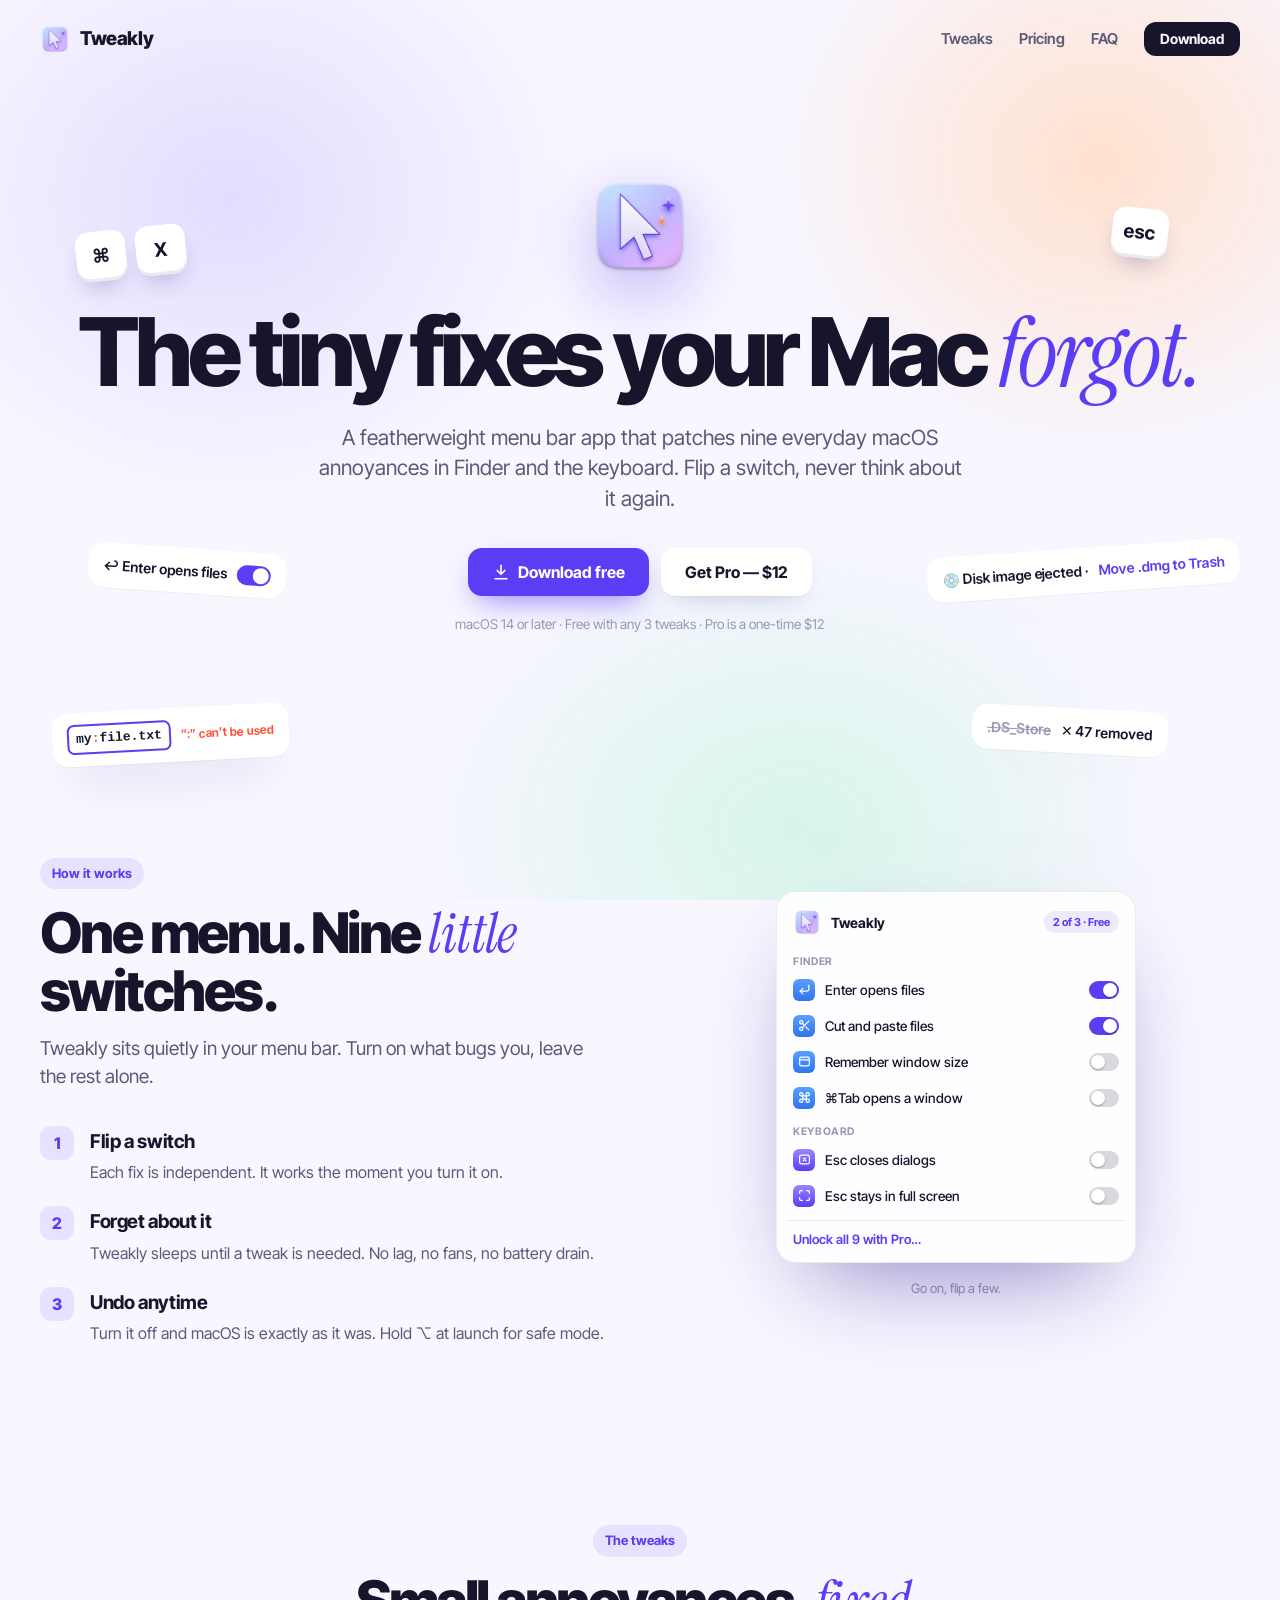
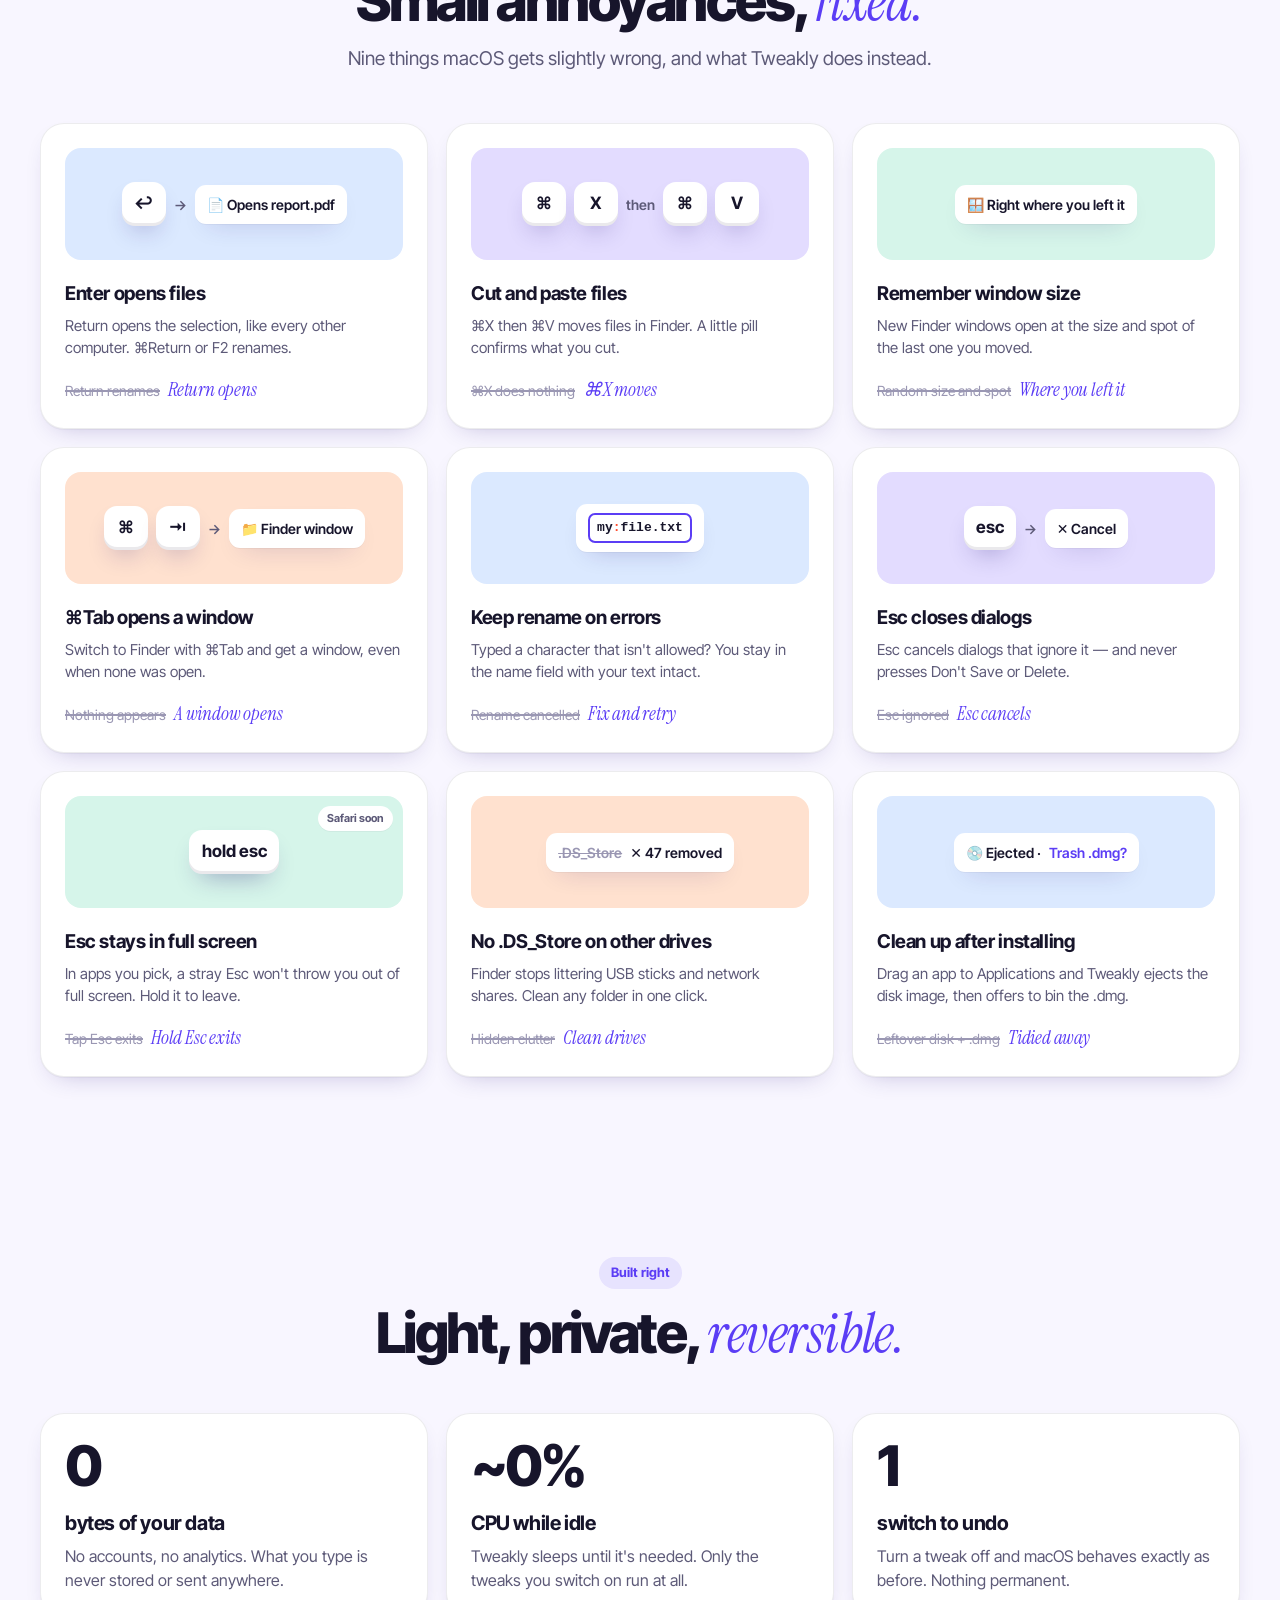
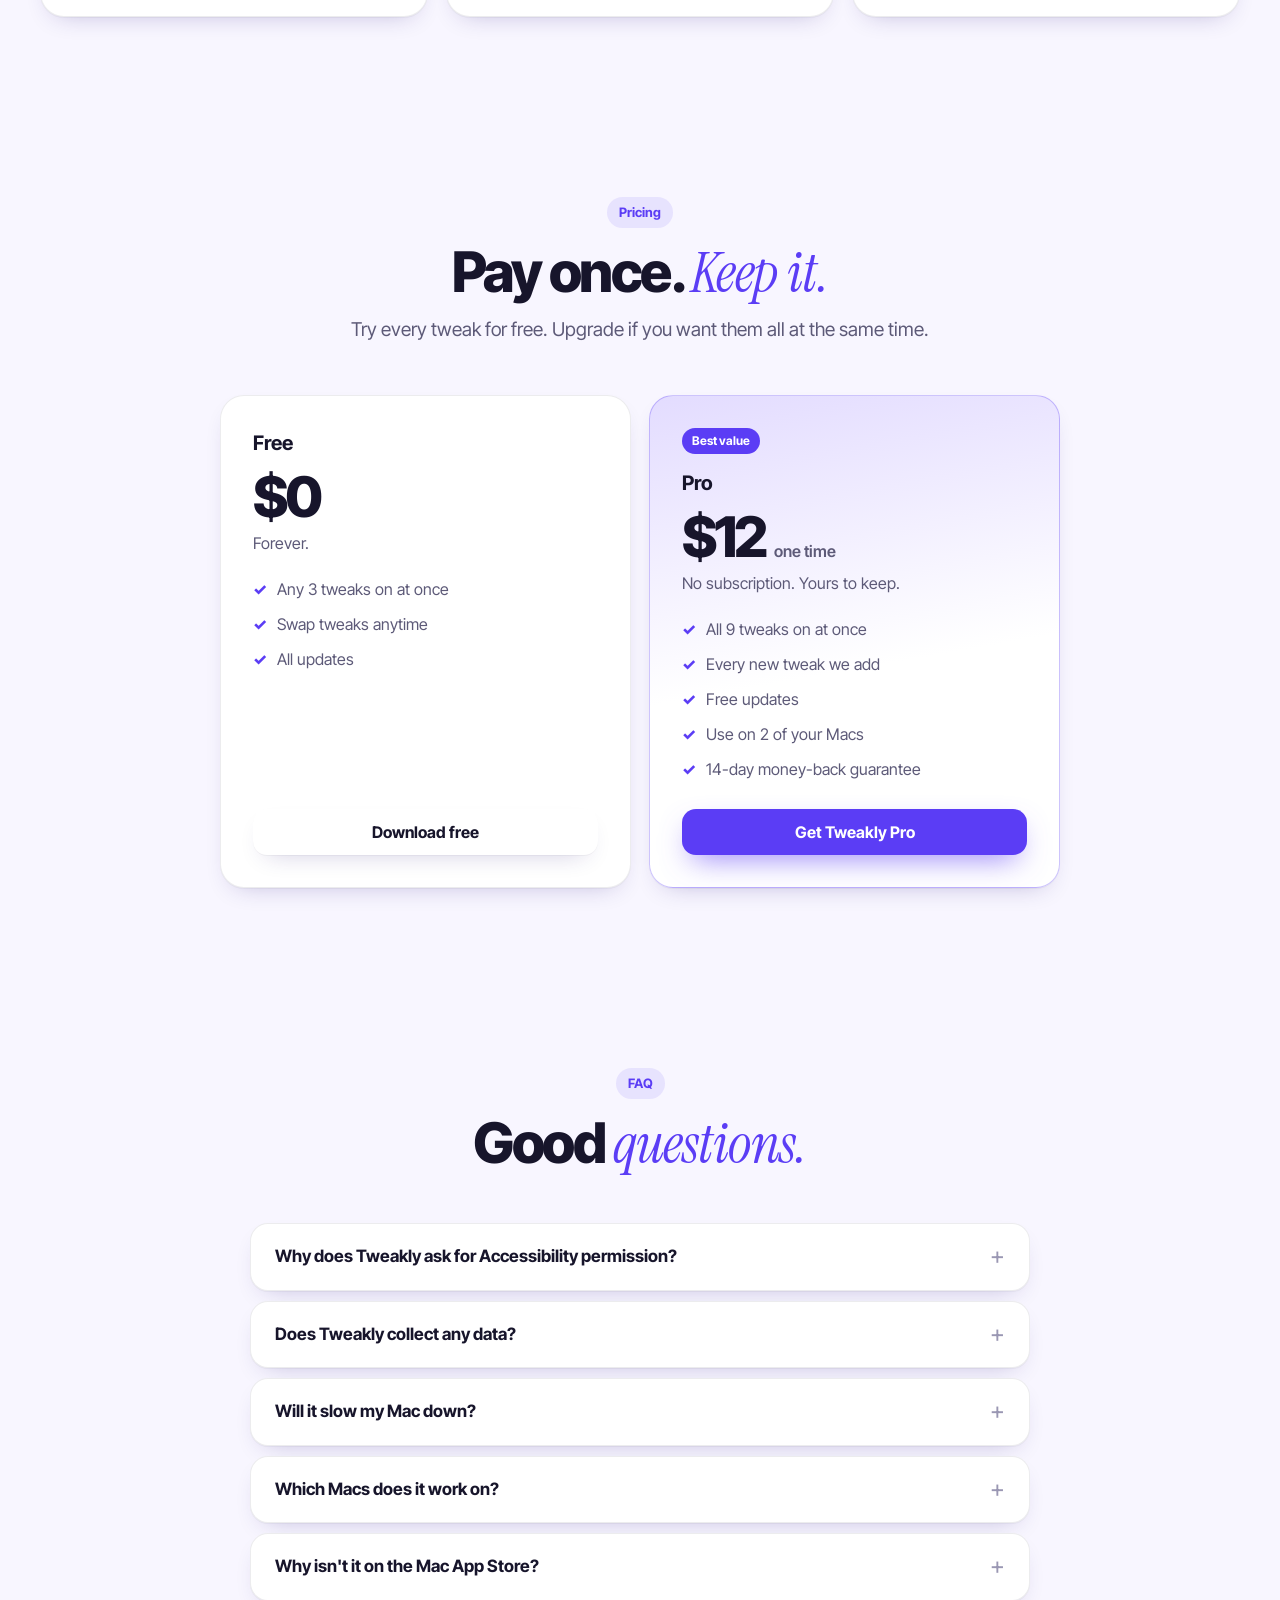
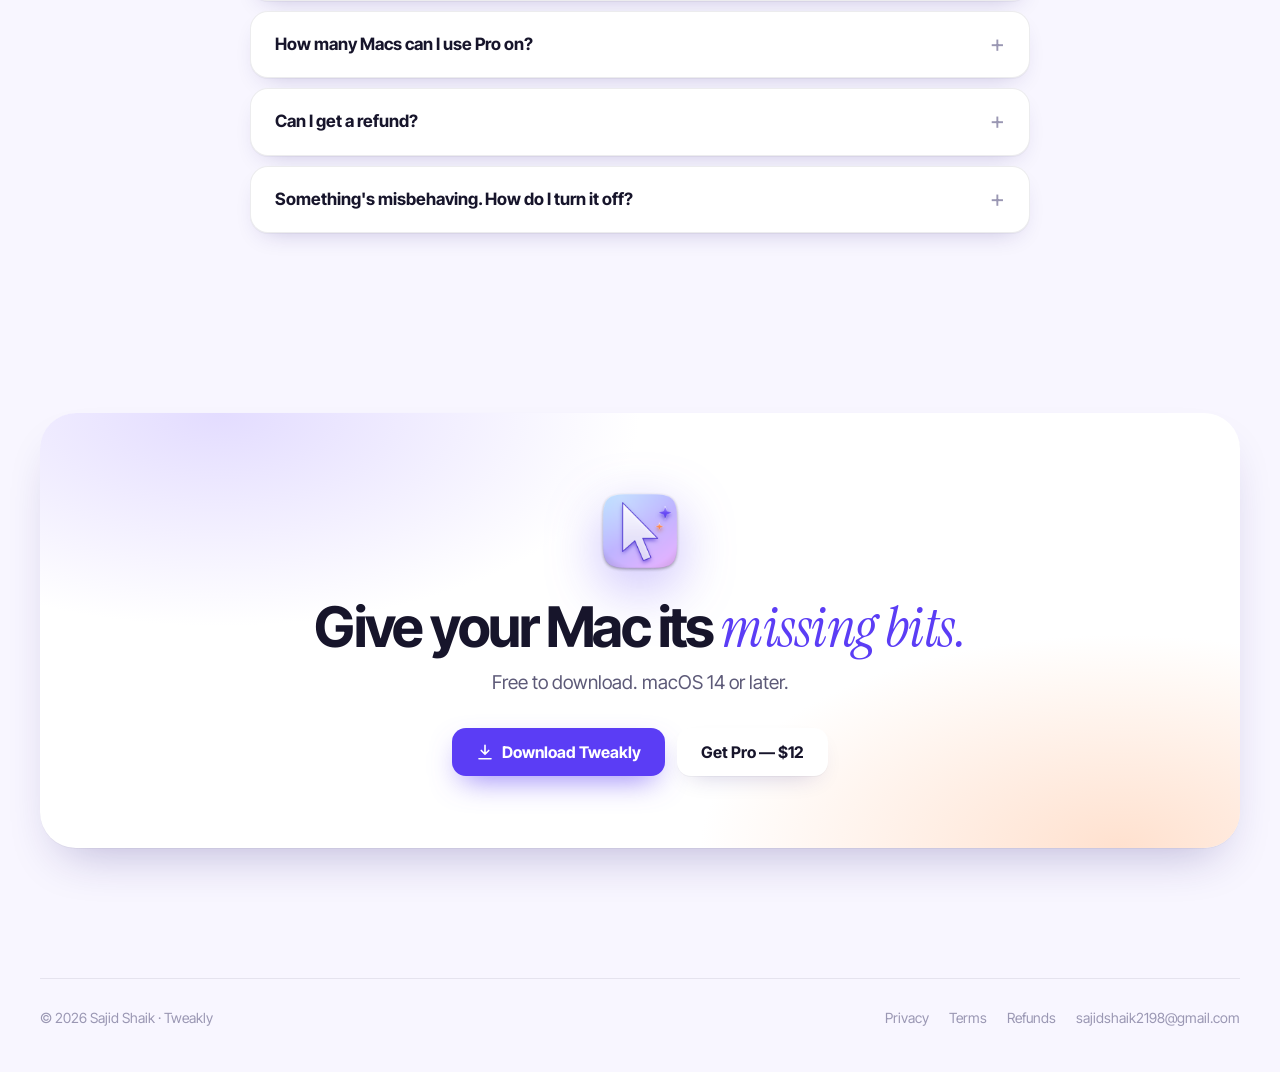
<file: index.html>
<!doctype html>
<html lang="en">
<head>
  <meta charset="utf-8">
  <meta name="viewport" content="width=device-width, initial-scale=1">
  <title>Tweakly — The tiny fixes your Mac forgot</title>
  <meta name="description" content="Tweakly is a featherweight menu bar app for macOS that fixes nine everyday annoyances: Enter opens files, real cut and paste in Finder, Esc closes dialogs, and more. Free to try, Pro is $12 once.">
  <meta property="og:title" content="Tweakly — The tiny fixes your Mac forgot">
  <meta property="og:description" content="Nine small fixes for Finder and the keyboard, in one featherweight menu bar app.">
  <meta property="og:image" content="icon-512.png">
  <link rel="icon" href="favicon.png">
  <link rel="apple-touch-icon" href="apple-touch-icon.png">
  <link rel="preconnect" href="https://fonts.googleapis.com">
  <link rel="preconnect" href="https://fonts.gstatic.com" crossorigin>
  <link href="https://fonts.googleapis.com/css2?family=Inter+Tight:wght@400;500;600;700;800&family=Instrument+Serif:ital@1&display=swap" rel="stylesheet">
  <link rel="stylesheet" href="style.css">
</head>
<body>
<div class="aurora" aria-hidden="true"></div>

<svg width="0" height="0" style="position:absolute" aria-hidden="true">
  <defs>
    <symbol id="i-return" viewBox="0 0 24 24"><path d="M9 10 4 15l5 5"/><path d="M20 4v7a4 4 0 0 1-4 4H4"/></symbol>
    <symbol id="i-scissors" viewBox="0 0 24 24"><circle cx="6" cy="6" r="3"/><circle cx="6" cy="18" r="3"/><path d="M20 4 8.12 15.88M14.47 14.48 20 20M8.12 8.12 12 12"/></symbol>
    <symbol id="i-window" viewBox="0 0 24 24"><rect x="3" y="4" width="18" height="16" rx="3"/><path d="M3 9h18"/></symbol>
    <symbol id="i-command" viewBox="0 0 24 24"><path d="M15 6v12a3 3 0 1 0 3-3H6a3 3 0 1 0 3 3V6a3 3 0 1 0-3 3h12a3 3 0 1 0-3-3"/></symbol>
    <symbol id="i-rename" viewBox="0 0 24 24"><path d="M17 22h-1a4 4 0 0 1-4-4V6a4 4 0 0 1 4-4h1M7 22h1a4 4 0 0 0 4-4v-1M7 2h1a4 4 0 0 1 4 4v1"/></symbol>
    <symbol id="i-esc" viewBox="0 0 24 24"><rect x="3" y="4" width="18" height="16" rx="3"/><path d="m9.5 9.5 5 5m0-5-5 5"/></symbol>
    <symbol id="i-full" viewBox="0 0 24 24"><path d="M8 3H5a2 2 0 0 0-2 2v3m18 0V5a2 2 0 0 0-2-2h-3m0 18h3a2 2 0 0 0 2-2v-3M3 16v3a2 2 0 0 0 2 2h3"/></symbol>
    <symbol id="i-eyeoff" viewBox="0 0 24 24"><path d="M9.9 4.24A9.1 9.1 0 0 1 12 4c7 0 10 8 10 8a13.2 13.2 0 0 1-1.67 2.68M6.61 6.61A13.5 13.5 0 0 0 2 12s3 8 10 8a9.7 9.7 0 0 0 5.39-1.61M14.12 14.12a3 3 0 1 1-4.24-4.24M2 2l20 20"/></symbol>
    <symbol id="i-drive" viewBox="0 0 24 24"><path d="M22 12H2M5.45 5.11 2 12v6a2 2 0 0 0 2 2h16a2 2 0 0 0 2-2v-6l-3.45-6.89A2 2 0 0 0 16.76 4H7.24a2 2 0 0 0-1.79 1.11"/><path d="M6 16h.01M10 16h.01"/></symbol>
    <symbol id="i-download" viewBox="0 0 24 24"><path d="M12 3v12m0 0 5-5m-5 5-5-5M4 21h16"/></symbol>
  </defs>
</svg>
<style>svg use { fill: none; stroke: currentColor; stroke-width: 2.2; stroke-linecap: round; stroke-linejoin: round; }</style>

<div class="wrap">
  <header class="nav">
    <a class="brand" href="#top"><img src="icon-512.png" alt="">Tweakly</a>
    <nav class="nav-links">
      <a href="#tweaks">Tweaks</a>
      <a href="#pricing">Pricing</a>
      <a href="#faq">FAQ</a>
      <a class="btn btn-primary btn-small" data-download href="#download">Download</a>
    </nav>
  </header>

  <main id="top">
    <!-- ─── Hero ─── -->
    <section class="hero">
      <img class="hero-icon" src="icon-512.png" alt="Tweakly app icon">
      <h1>The tiny fixes your Mac <span class="serif">forgot.</span></h1>
      <p class="lede">A featherweight menu bar app that patches nine everyday macOS annoyances in Finder and the keyboard. Flip a switch, never think about it again.</p>
      <div class="cta">
        <a class="btn btn-primary" data-download href="#download"><svg><use href="#i-download"/></svg>Download free</a>
        <a class="btn btn-glass" data-checkout href="https://sajid.lemonsqueezy.com/checkout/buy/bc0ef20d-5919-4b74-b2eb-ecb093f07c1f">Get Pro — $12</a>
      </div>
      <p class="fine">macOS 14 or later · Free with any 3 tweaks · Pro is a one-time $12</p>

      <div class="frag bare" style="left:3%;top:150px;rotate:-6deg"><span class="key">⌘</span><span class="key">X</span></div>
      <div class="frag" style="left:4%;top:470px;rotate:4deg">↩ Enter opens files <span class="mini-switch"></span></div>
      <div class="frag" style="left:1%;top:630px;rotate:-3deg"><span class="field">my<b>:</b>file.txt</span><span class="warn">“:” can’t be used</span></div>
      <div class="frag bare" style="right:6%;top:130px;rotate:6deg"><span class="key">esc</span></div>
      <div class="frag" style="right:0%;top:470px;rotate:-4deg">💿 Disk image ejected · <span style="color:var(--indigo)">Move .dmg to Trash</span></div>
      <div class="frag" style="right:6%;top:630px;rotate:3deg"><s style="color:var(--faint)">.DS_Store</s> ✕ 47 removed</div>
    </section>

    <!-- ─── Popover showcase ─── -->
    <section>
      <div class="showcase">
        <div>
          <span class="kicker">How it works</span>
          <div class="section-head" style="text-align:left;margin:0 0 34px">
            <h2>One menu. Nine <span class="serif">little</span> switches.</h2>
            <p>Tweakly sits quietly in your menu bar. Turn on what bugs you, leave the rest alone.</p>
          </div>
          <div class="points">
            <div class="point"><span class="num">1</span><div><h3>Flip a switch</h3><p>Each fix is independent. It works the moment you turn it on.</p></div></div>
            <div class="point"><span class="num">2</span><div><h3>Forget about it</h3><p>Tweakly sleeps until a tweak is needed. No lag, no fans, no battery drain.</p></div></div>
            <div class="point"><span class="num">3</span><div><h3>Undo anytime</h3><p>Turn it off and macOS is exactly as it was. Hold ⌥ at launch for safe mode.</p></div></div>
          </div>
        </div>

        <div>
          <div class="popover" data-demo aria-label="Interactive preview of Tweakly's menu">
            <div class="pop-head"><img src="icon-512.png" alt=""><strong>Tweakly</strong><span class="badge" data-status>2 of 3 · Free</span></div>
            <div class="notice" data-notice hidden><b>Free plan: 3 tweaks at a time</b><span>Turn one off to swap, or get Pro for all 9.</span></div>
            <div class="pop-section">FINDER</div>
            <div class="row"><span class="glyph blue"><svg><use href="#i-return"/></svg></span>Enter opens files<button class="switch" role="switch" aria-checked="true" aria-label="Enter opens files" data-toggle></button></div>
            <div class="row"><span class="glyph blue"><svg><use href="#i-scissors"/></svg></span>Cut and paste files<button class="switch" role="switch" aria-checked="true" aria-label="Cut and paste files" data-toggle></button></div>
            <div class="row"><span class="glyph blue"><svg><use href="#i-window"/></svg></span>Remember window size<button class="switch" role="switch" aria-checked="false" aria-label="Remember window size" data-toggle></button></div>
            <div class="row"><span class="glyph blue"><svg><use href="#i-command"/></svg></span>⌘Tab opens a window<button class="switch" role="switch" aria-checked="false" aria-label="Command-Tab opens a window" data-toggle></button></div>
            <div class="pop-section">KEYBOARD</div>
            <div class="row"><span class="glyph violet"><svg><use href="#i-esc"/></svg></span>Esc closes dialogs<button class="switch" role="switch" aria-checked="false" aria-label="Esc closes dialogs" data-toggle></button></div>
            <div class="row"><span class="glyph violet"><svg><use href="#i-full"/></svg></span>Esc stays in full screen<button class="switch" role="switch" aria-checked="false" aria-label="Esc stays in full screen" data-toggle></button></div>
            <div class="pop-foot">Unlock all 9 with Pro…</div>
          </div>
          <p class="demo-caption">Go on, flip a few.</p>
        </div>
      </div>
    </section>

    <!-- ─── Tweaks ─── -->
    <section id="tweaks">
      <div class="section-head">
        <span class="kicker">The tweaks</span>
        <h2>Small annoyances, <span class="serif">fixed.</span></h2>
        <p>Nine things macOS gets slightly wrong, and what Tweakly does instead.</p>
      </div>
      <div class="grid">
        <article class="card tweak">
          <div class="visual v-sky"><span class="key">↩</span><span style="color:var(--muted)">→</span><span class="chipcard">📄 Opens report.pdf</span></div>
          <h3>Enter opens files</h3>
          <p>Return opens the selection, like every other computer. ⌘Return or F2 renames.</p>
          <div class="ba"><s>Return renames</s><span class="serif">Return opens</span></div>
        </article>
        <article class="card tweak">
          <div class="visual v-lilac"><span class="key">⌘</span><span class="key">X</span><span style="color:var(--muted)">then</span><span class="key">⌘</span><span class="key">V</span></div>
          <h3>Cut and paste files</h3>
          <p>⌘X then ⌘V moves files in Finder. A little pill confirms what you cut.</p>
          <div class="ba"><s>⌘X does nothing</s><span class="serif">⌘X moves</span></div>
        </article>
        <article class="card tweak">
          <div class="visual v-mint"><span class="chipcard">🪟 Right where you left it</span></div>
          <h3>Remember window size</h3>
          <p>New Finder windows open at the size and spot of the last one you moved.</p>
          <div class="ba"><s>Random size and spot</s><span class="serif">Where you left it</span></div>
        </article>
        <article class="card tweak">
          <div class="visual v-peach"><span class="key">⌘</span><span class="key">⇥</span><span style="color:var(--muted)">→</span><span class="chipcard">📁 Finder window</span></div>
          <h3>⌘Tab opens a window</h3>
          <p>Switch to Finder with ⌘Tab and get a window, even when none was open.</p>
          <div class="ba"><s>Nothing appears</s><span class="serif">A window opens</span></div>
        </article>
        <article class="card tweak">
          <div class="visual v-sky"><span class="chipcard"><span class="field">my<b>:</b>file.txt</span></span></div>
          <h3>Keep rename on errors</h3>
          <p>Typed a character that isn't allowed? You stay in the name field with your text intact.</p>
          <div class="ba"><s>Rename cancelled</s><span class="serif">Fix and retry</span></div>
        </article>
        <article class="card tweak">
          <div class="visual v-lilac"><span class="key">esc</span><span style="color:var(--muted)">→</span><span class="chipcard">✕ Cancel</span></div>
          <h3>Esc closes dialogs</h3>
          <p>Esc cancels dialogs that ignore it — and never presses Don't Save or Delete.</p>
          <div class="ba"><s>Esc ignored</s><span class="serif">Esc cancels</span></div>
        </article>
        <article class="card tweak">
          <span class="soon">Safari soon</span>
          <div class="visual v-mint"><span class="key" style="min-width:90px">hold esc</span></div>
          <h3>Esc stays in full screen</h3>
          <p>In apps you pick, a stray Esc won't throw you out of full screen. Hold it to leave.</p>
          <div class="ba"><s>Tap Esc exits</s><span class="serif">Hold Esc exits</span></div>
        </article>
        <article class="card tweak">
          <div class="visual v-peach"><span class="chipcard"><s style="color:var(--faint)">.DS_Store</s> ✕ 47 removed</span></div>
          <h3>No .DS_Store on other drives</h3>
          <p>Finder stops littering USB sticks and network shares. Clean any folder in one click.</p>
          <div class="ba"><s>Hidden clutter</s><span class="serif">Clean drives</span></div>
        </article>
        <article class="card tweak">
          <div class="visual v-sky"><span class="chipcard">💿 Ejected · <span style="color:var(--indigo)">Trash .dmg?</span></span></div>
          <h3>Clean up after installing</h3>
          <p>Drag an app to Applications and Tweakly ejects the disk image, then offers to bin the .dmg.</p>
          <div class="ba"><s>Leftover disk + .dmg</s><span class="serif">Tidied away</span></div>
        </article>
      </div>
    </section>

    <!-- ─── Trust ─── -->
    <section>
      <div class="section-head">
        <span class="kicker">Built right</span>
        <h2>Light, private, <span class="serif">reversible.</span></h2>
      </div>
      <div class="trust">
        <div class="card"><div class="big">0</div><h3>bytes of your data</h3><p>No accounts, no analytics. What you type is never stored or sent anywhere.</p></div>
        <div class="card"><div class="big">~0%</div><h3>CPU while idle</h3><p>Tweakly sleeps until it's needed. Only the tweaks you switch on run at all.</p></div>
        <div class="card"><div class="big">1</div><h3>switch to undo</h3><p>Turn a tweak off and macOS behaves exactly as before. Nothing permanent.</p></div>
      </div>
    </section>

    <!-- ─── Pricing ─── -->
    <section id="pricing">
      <div class="section-head">
        <span class="kicker">Pricing</span>
        <h2>Pay once. <span class="serif">Keep it.</span></h2>
        <p>Try every tweak for free. Upgrade if you want them all at the same time.</p>
      </div>
      <div class="plans">
        <div class="card plan">
          <h3>Free</h3>
          <div class="price">$0</div>
          <p class="sub">Forever.</p>
          <ul>
            <li>Any 3 tweaks on at once</li>
            <li>Swap tweaks anytime</li>
            <li>All updates</li>
          </ul>
          <a class="btn btn-glass" data-download href="#download">Download free</a>
        </div>
        <div class="card plan pro">
          <span class="ribbon">Best value</span>
          <h3>Pro</h3>
          <div class="price">$12 <small>one time</small></div>
          <p class="sub">No subscription. Yours to keep.</p>
          <ul>
            <li>All 9 tweaks on at once</li>
            <li>Every new tweak we add</li>
            <li>Free updates</li>
            <li>Use on 2 of your Macs</li>
            <li>14-day money-back guarantee</li>
          </ul>
          <a class="btn btn-primary" data-checkout href="https://sajid.lemonsqueezy.com/checkout/buy/bc0ef20d-5919-4b74-b2eb-ecb093f07c1f">Get Tweakly Pro</a>
        </div>
      </div>
    </section>

    <!-- ─── FAQ ─── -->
    <section id="faq">
      <div class="section-head"><span class="kicker">FAQ</span><h2>Good <span class="serif">questions.</span></h2></div>
      <div class="faq">
        <details class="card"><summary>Why does Tweakly ask for Accessibility permission?</summary>
          <p>To notice shortcuts like Return or ⌘X in Finder and to move or close windows. It's the same permission window managers and keyboard tools use. Tweakly only reacts to the few keys its tweaks need, and only in the apps they're for.</p></details>
        <details class="card"><summary>Does Tweakly collect any data?</summary>
          <p>No. There are no analytics or accounts. The only time Tweakly goes online is to activate or occasionally re-check a Pro license with our payment provider, Lemon Squeezy. See the <a href="privacy.html">privacy policy</a>.</p></details>
        <details class="card"><summary>Will it slow my Mac down?</summary>
          <p>No. Tweakly sleeps until a tweak needs it, and only the tweaks you switch on run at all.</p></details>
        <details class="card"><summary>Which Macs does it work on?</summary>
          <p>Any Mac running macOS 14 Sonoma or later, Apple silicon or Intel.</p></details>
        <details class="card"><summary>Why isn't it on the Mac App Store?</summary>
          <p>Apple doesn't allow App Store apps to use the Accessibility features Tweakly needs. Tweakly is signed with an Apple Developer ID and notarized by Apple, so macOS knows it's safe to open.</p></details>
        <details class="card"><summary>How many Macs can I use Pro on?</summary>
          <p>Two of your own Macs. Moving to a new one? Deactivate the old Mac from Tweakly's menu and activate the new one.</p></details>
        <details class="card"><summary>Can I get a refund?</summary>
          <p>Yes — within 14 days, no questions asked. See the <a href="refund.html">refund policy</a>.</p></details>
        <details class="card"><summary>Something's misbehaving. How do I turn it off?</summary>
          <p>Flip that tweak's switch, or pause everything with the switch at the top of Tweakly's menu. macOS goes straight back to normal. Still stuck? Email <a data-email href="mailto:sajidshaik2198@gmail.com">sajidshaik2198@gmail.com</a>.</p></details>
      </div>
    </section>

    <!-- ─── Final CTA ─── -->
    <section id="download">
      <div class="final">
        <img src="icon-512.png" alt="">
        <h2>Give your Mac its <span class="serif">missing bits.</span></h2>
        <p>Free to download. macOS 14 or later.</p>
        <div class="cta">
          <a class="btn btn-primary" data-download href="#download"><svg><use href="#i-download"/></svg>Download Tweakly</a>
          <a class="btn btn-glass" data-checkout href="https://sajid.lemonsqueezy.com/checkout/buy/bc0ef20d-5919-4b74-b2eb-ecb093f07c1f">Get Pro — $12</a>
        </div>
      </div>
    </section>
  </main>

  <footer>
    <div class="foot">
      <span>© <span data-year>2026</span> Sajid Shaik · Tweakly</span>
      <nav>
        <a href="privacy.html">Privacy</a>
        <a href="terms.html">Terms</a>
        <a href="refund.html">Refunds</a>
        <a data-email href="mailto:sajidshaik2198@gmail.com">sajidshaik2198@gmail.com</a>
      </nav>
    </div>
  </footer>
</div>
<script src="site.js?v=2"></script>
</body>
</html>
</file>
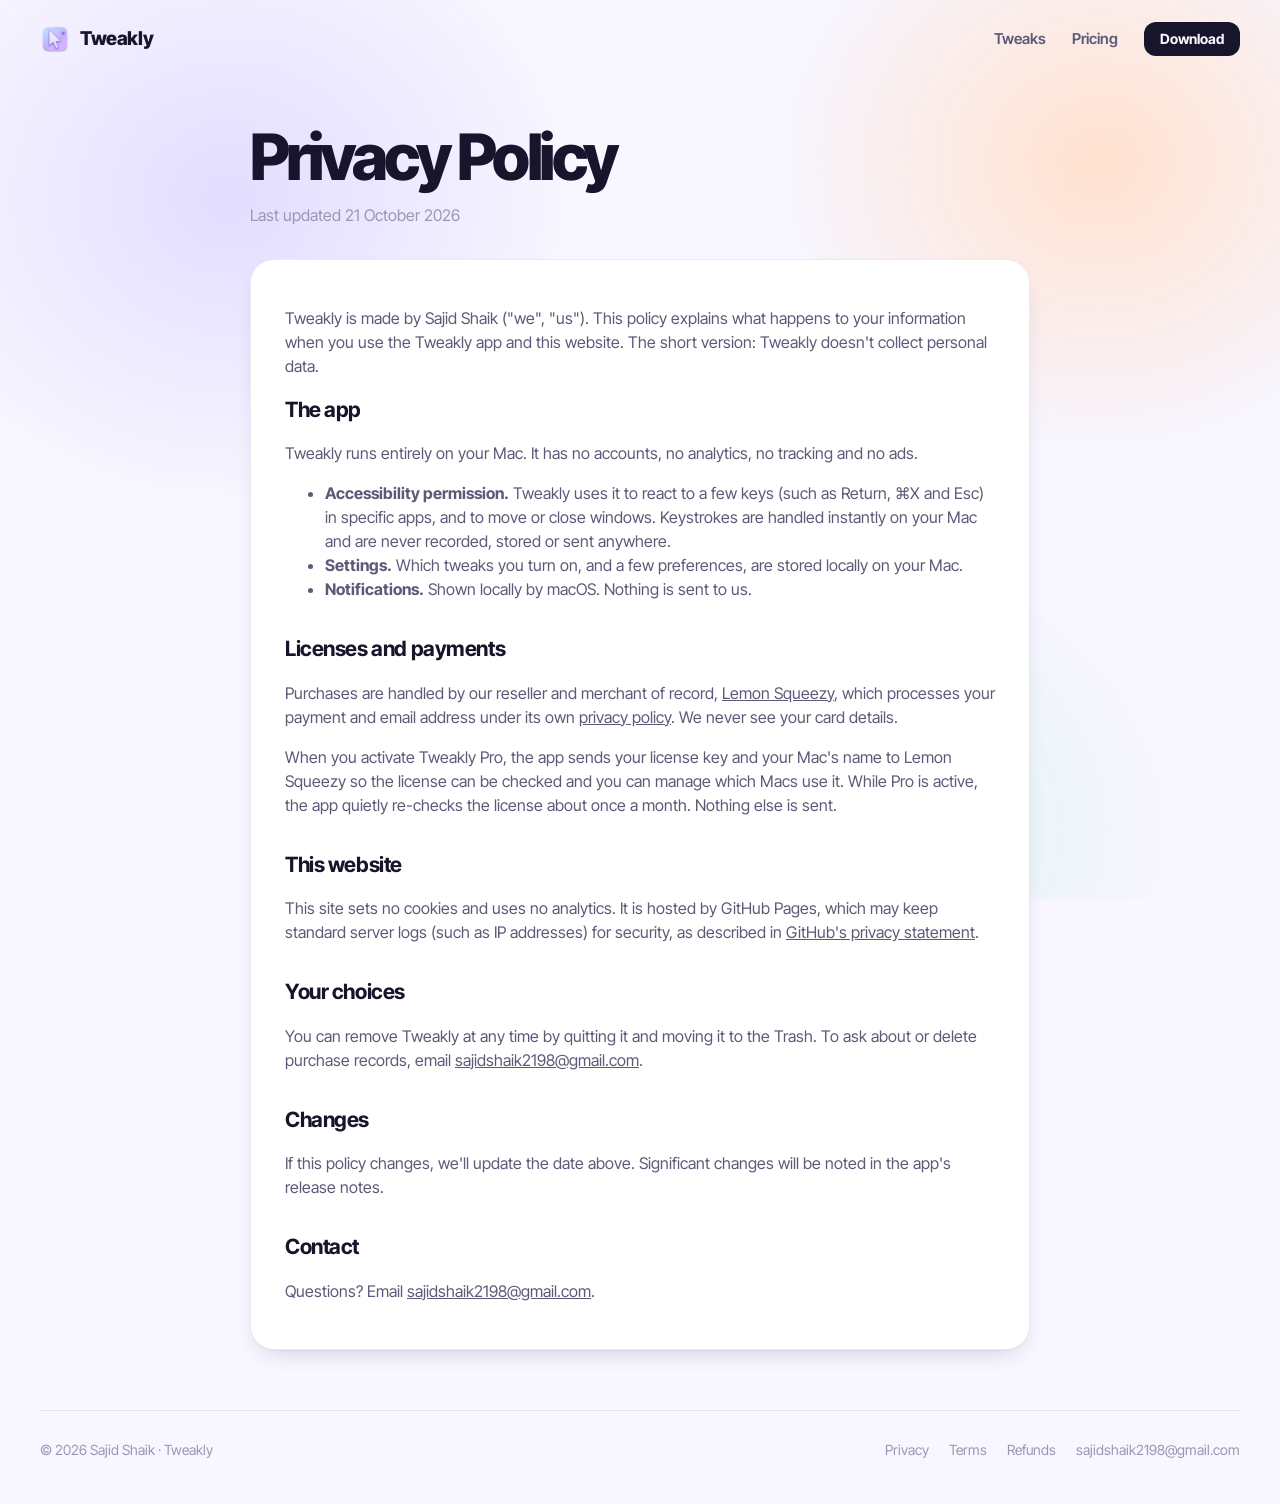
<file: privacy.html>
<!doctype html>
<html lang="en">
<head>
  <meta charset="utf-8">
  <meta name="viewport" content="width=device-width, initial-scale=1">
  <title>Privacy Policy — Tweakly</title>
  <meta name="description" content="How Tweakly handles your data: it doesn't collect any.">
  <link rel="icon" href="favicon.png">
  <link href="https://fonts.googleapis.com/css2?family=Inter+Tight:wght@400;500;600;700;800&family=Instrument+Serif:ital@1&display=swap" rel="stylesheet">
  <link rel="stylesheet" href="style.css">
</head>
<body>
<div class="aurora" aria-hidden="true"></div>
<div class="wrap">
  <header class="nav">
    <a class="brand" href="index.html"><img src="icon-512.png" alt="">Tweakly</a>
    <nav class="nav-links">
      <a href="index.html#tweaks">Tweaks</a>
      <a href="index.html#pricing">Pricing</a>
      <a class="btn btn-primary btn-small" data-download href="index.html#download">Download</a>
    </nav>
  </header>
  <main class="legal">
    <h1>Privacy Policy</h1>
    <p class="updated">Last updated 21 October 2026</p>
    <div class="card">

      <p>Tweakly is made by Sajid Shaik ("we", "us"). This policy explains what happens to your information when you use the Tweakly app and this website. The short version: Tweakly doesn't collect personal data.</p>

      <h2>The app</h2>
      <p>Tweakly runs entirely on your Mac. It has no accounts, no analytics, no tracking and no ads.</p>
      <ul>
        <li><strong>Accessibility permission.</strong> Tweakly uses it to react to a few keys (such as Return, ⌘X and Esc) in specific apps, and to move or close windows. Keystrokes are handled instantly on your Mac and are never recorded, stored or sent anywhere.</li>
        <li><strong>Settings.</strong> Which tweaks you turn on, and a few preferences, are stored locally on your Mac.</li>
        <li><strong>Notifications.</strong> Shown locally by macOS. Nothing is sent to us.</li>
      </ul>

      <h2>Licenses and payments</h2>
      <p>Purchases are handled by our reseller and merchant of record, <a href="https://www.lemonsqueezy.com">Lemon Squeezy</a>, which processes your payment and email address under its own <a href="https://www.lemonsqueezy.com/privacy">privacy policy</a>. We never see your card details.</p>
      <p>When you activate Tweakly Pro, the app sends your license key and your Mac's name to Lemon Squeezy so the license can be checked and you can manage which Macs use it. While Pro is active, the app quietly re-checks the license about once a month. Nothing else is sent.</p>

      <h2>This website</h2>
      <p>This site sets no cookies and uses no analytics. It is hosted by GitHub Pages, which may keep standard server logs (such as IP addresses) for security, as described in <a href="https://docs.github.com/en/site-policy/privacy-policies/github-general-privacy-statement">GitHub's privacy statement</a>.</p>

      <h2>Your choices</h2>
      <p>You can remove Tweakly at any time by quitting it and moving it to the Trash. To ask about or delete purchase records, email <a data-email href="mailto:sajidshaik2198@gmail.com">sajidshaik2198@gmail.com</a>.</p>

      <h2>Changes</h2>
      <p>If this policy changes, we'll update the date above. Significant changes will be noted in the app's release notes.</p>

      <h2>Contact</h2>
      <p>Questions? Email <a data-email href="mailto:sajidshaik2198@gmail.com">sajidshaik2198@gmail.com</a>.</p>
    </div>
  </main>
  <footer>
    <div class="foot">
      <span>© <span data-year>2026</span> Sajid Shaik · Tweakly</span>
      <nav>
        <a href="privacy.html">Privacy</a>
        <a href="terms.html">Terms</a>
        <a href="refund.html">Refunds</a>
        <a data-email href="mailto:sajidshaik2198@gmail.com">sajidshaik2198@gmail.com</a>
      </nav>
    </div>
  </footer>
</div>
<script src="site.js?v=2"></script>
</body>
</html>
</file>
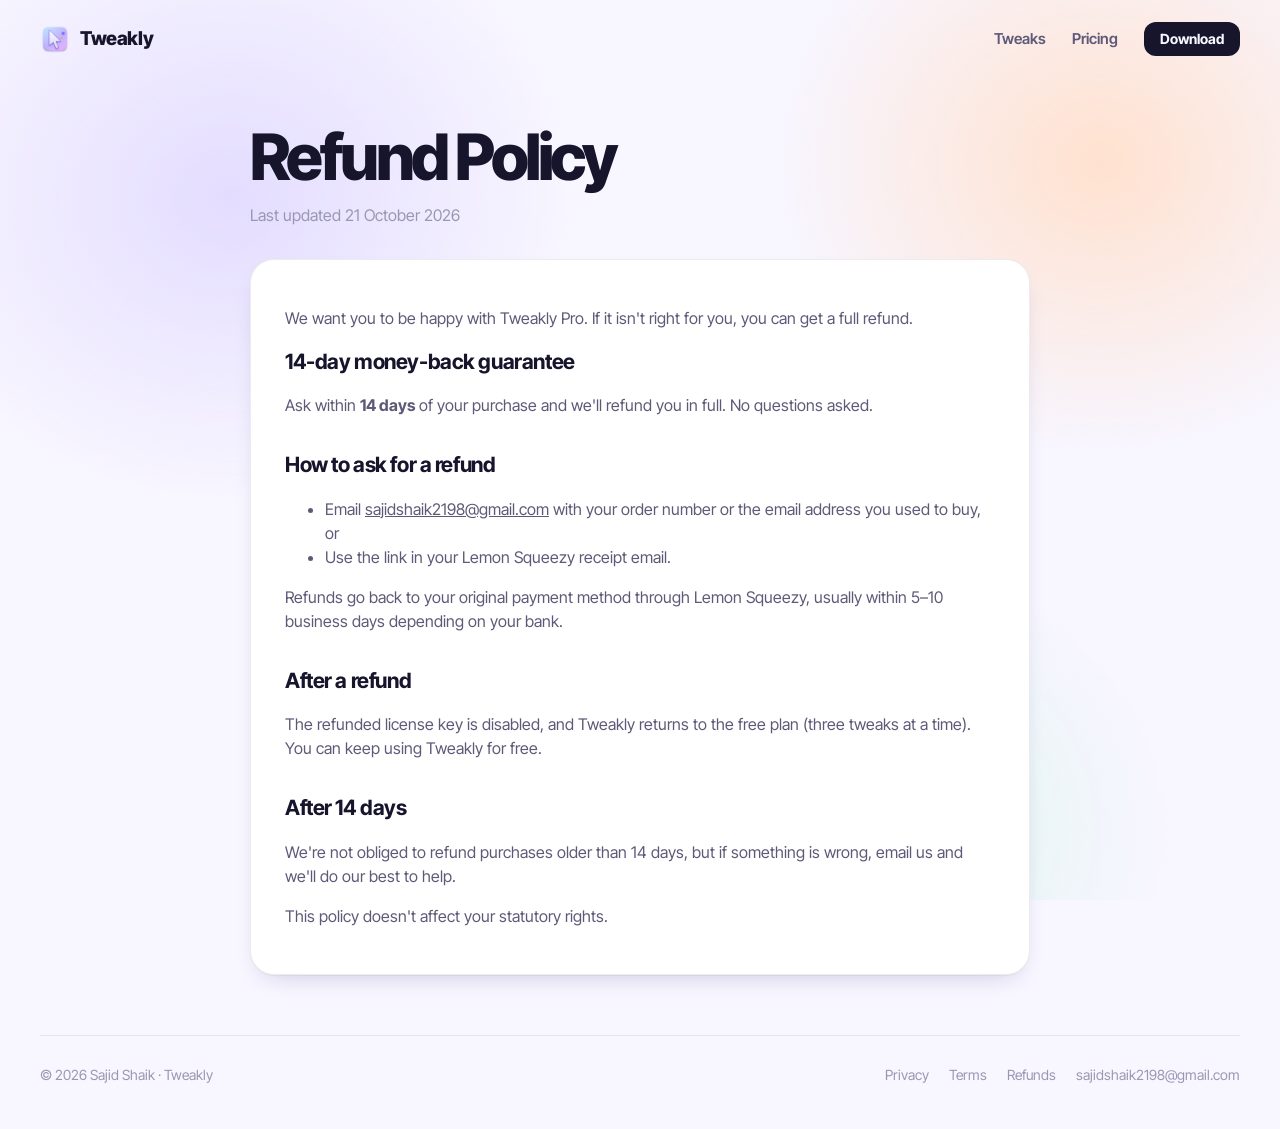
<file: refund.html>
<!doctype html>
<html lang="en">
<head>
  <meta charset="utf-8">
  <meta name="viewport" content="width=device-width, initial-scale=1">
  <title>Refund Policy — Tweakly</title>
  <meta name="description" content="14-day money-back guarantee on Tweakly Pro.">
  <link rel="icon" href="favicon.png">
  <link href="https://fonts.googleapis.com/css2?family=Inter+Tight:wght@400;500;600;700;800&family=Instrument+Serif:ital@1&display=swap" rel="stylesheet">
  <link rel="stylesheet" href="style.css">
</head>
<body>
<div class="aurora" aria-hidden="true"></div>
<div class="wrap">
  <header class="nav">
    <a class="brand" href="index.html"><img src="icon-512.png" alt="">Tweakly</a>
    <nav class="nav-links">
      <a href="index.html#tweaks">Tweaks</a>
      <a href="index.html#pricing">Pricing</a>
      <a class="btn btn-primary btn-small" data-download href="index.html#download">Download</a>
    </nav>
  </header>
  <main class="legal">
    <h1>Refund Policy</h1>
    <p class="updated">Last updated 21 October 2026</p>
    <div class="card">

      <p>We want you to be happy with Tweakly Pro. If it isn't right for you, you can get a full refund.</p>

      <h2>14-day money-back guarantee</h2>
      <p>Ask within <strong>14 days</strong> of your purchase and we'll refund you in full. No questions asked.</p>

      <h2>How to ask for a refund</h2>
      <ul>
        <li>Email <a data-email href="mailto:sajidshaik2198@gmail.com">sajidshaik2198@gmail.com</a> with your order number or the email address you used to buy, or</li>
        <li>Use the link in your Lemon Squeezy receipt email.</li>
      </ul>
      <p>Refunds go back to your original payment method through Lemon Squeezy, usually within 5–10 business days depending on your bank.</p>

      <h2>After a refund</h2>
      <p>The refunded license key is disabled, and Tweakly returns to the free plan (three tweaks at a time). You can keep using Tweakly for free.</p>

      <h2>After 14 days</h2>
      <p>We're not obliged to refund purchases older than 14 days, but if something is wrong, email us and we'll do our best to help.</p>

      <p>This policy doesn't affect your statutory rights.</p>
    </div>
  </main>
  <footer>
    <div class="foot">
      <span>© <span data-year>2026</span> Sajid Shaik · Tweakly</span>
      <nav>
        <a href="privacy.html">Privacy</a>
        <a href="terms.html">Terms</a>
        <a href="refund.html">Refunds</a>
        <a data-email href="mailto:sajidshaik2198@gmail.com">sajidshaik2198@gmail.com</a>
      </nav>
    </div>
  </footer>
</div>
<script src="site.js?v=2"></script>
</body>
</html>
</file>
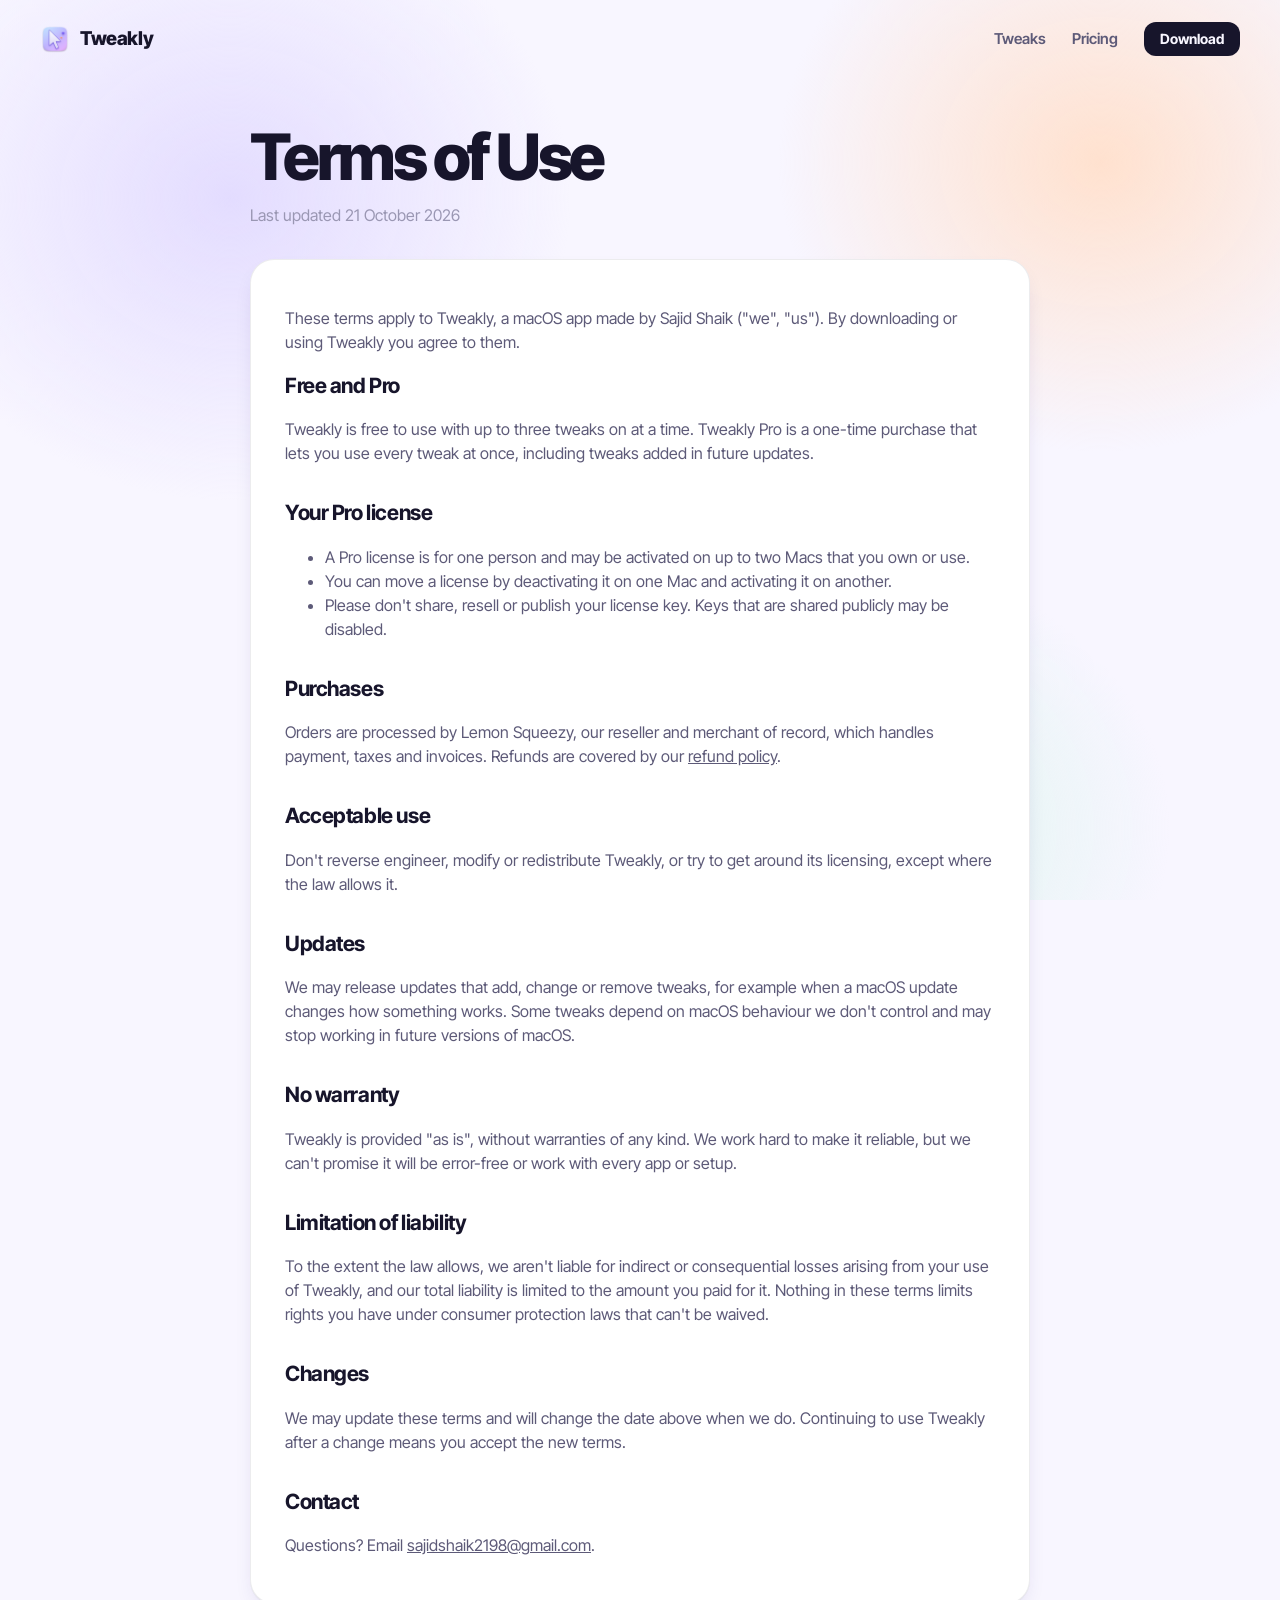
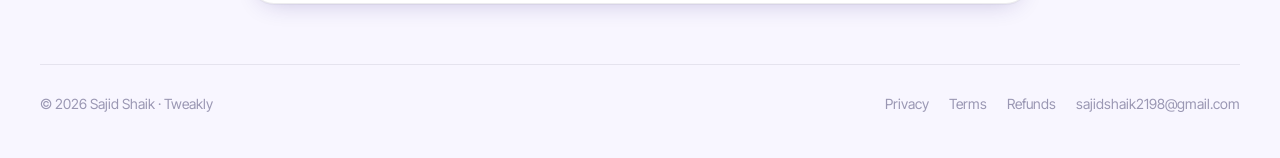
<file: terms.html>
<!doctype html>
<html lang="en">
<head>
  <meta charset="utf-8">
  <meta name="viewport" content="width=device-width, initial-scale=1">
  <title>Terms of Use — Tweakly</title>
  <meta name="description" content="The terms for using Tweakly and Tweakly Pro.">
  <link rel="icon" href="favicon.png">
  <link href="https://fonts.googleapis.com/css2?family=Inter+Tight:wght@400;500;600;700;800&family=Instrument+Serif:ital@1&display=swap" rel="stylesheet">
  <link rel="stylesheet" href="style.css">
</head>
<body>
<div class="aurora" aria-hidden="true"></div>
<div class="wrap">
  <header class="nav">
    <a class="brand" href="index.html"><img src="icon-512.png" alt="">Tweakly</a>
    <nav class="nav-links">
      <a href="index.html#tweaks">Tweaks</a>
      <a href="index.html#pricing">Pricing</a>
      <a class="btn btn-primary btn-small" data-download href="index.html#download">Download</a>
    </nav>
  </header>
  <main class="legal">
    <h1>Terms of Use</h1>
    <p class="updated">Last updated 21 October 2026</p>
    <div class="card">

      <p>These terms apply to Tweakly, a macOS app made by Sajid Shaik ("we", "us"). By downloading or using Tweakly you agree to them.</p>

      <h2>Free and Pro</h2>
      <p>Tweakly is free to use with up to three tweaks on at a time. Tweakly Pro is a one-time purchase that lets you use every tweak at once, including tweaks added in future updates.</p>

      <h2>Your Pro license</h2>
      <ul>
        <li>A Pro license is for one person and may be activated on up to two Macs that you own or use.</li>
        <li>You can move a license by deactivating it on one Mac and activating it on another.</li>
        <li>Please don't share, resell or publish your license key. Keys that are shared publicly may be disabled.</li>
      </ul>

      <h2>Purchases</h2>
      <p>Orders are processed by Lemon Squeezy, our reseller and merchant of record, which handles payment, taxes and invoices. Refunds are covered by our <a href="refund.html">refund policy</a>.</p>

      <h2>Acceptable use</h2>
      <p>Don't reverse engineer, modify or redistribute Tweakly, or try to get around its licensing, except where the law allows it.</p>

      <h2>Updates</h2>
      <p>We may release updates that add, change or remove tweaks, for example when a macOS update changes how something works. Some tweaks depend on macOS behaviour we don't control and may stop working in future versions of macOS.</p>

      <h2>No warranty</h2>
      <p>Tweakly is provided "as is", without warranties of any kind. We work hard to make it reliable, but we can't promise it will be error-free or work with every app or setup.</p>

      <h2>Limitation of liability</h2>
      <p>To the extent the law allows, we aren't liable for indirect or consequential losses arising from your use of Tweakly, and our total liability is limited to the amount you paid for it. Nothing in these terms limits rights you have under consumer protection laws that can't be waived.</p>

      <h2>Changes</h2>
      <p>We may update these terms and will change the date above when we do. Continuing to use Tweakly after a change means you accept the new terms.</p>

      <h2>Contact</h2>
      <p>Questions? Email <a data-email href="mailto:sajidshaik2198@gmail.com">sajidshaik2198@gmail.com</a>.</p>
    </div>
  </main>
  <footer>
    <div class="foot">
      <span>© <span data-year>2026</span> Sajid Shaik · Tweakly</span>
      <nav>
        <a href="privacy.html">Privacy</a>
        <a href="terms.html">Terms</a>
        <a href="refund.html">Refunds</a>
        <a data-email href="mailto:sajidshaik2198@gmail.com">sajidshaik2198@gmail.com</a>
      </nav>
    </div>
  </footer>
</div>
<script src="site.js?v=2"></script>
</body>
</html>
</file>
<file: style.css>
/* Tweakly — soft pastel, floating fragments, serif-italic accents. */

:root {
  --bg: #f8f6ff;
  --surface: #ffffff;
  --text: #17152b;
  --muted: #5d5a78;
  --faint: #9a97b3;
  --line: rgba(23, 21, 43, 0.08);
  --indigo: #5b3df5;
  --indigo-soft: rgba(91, 61, 245, 0.1);
  --orange: #ff7a3d;
  --red: #ff4d2e;
  --lilac: #e3dcff;
  --peach: #ffe1cf;
  --mint: #d6f5ea;
  --sky: #dbe9ff;
  --shadow: 0 1px 0 rgba(23, 21, 43, 0.04), 0 24px 50px -22px rgba(40, 24, 120, 0.32);
  --shadow-sm: 0 1px 0 rgba(23, 21, 43, 0.04), 0 10px 26px -14px rgba(40, 24, 120, 0.3);
  --radius: 24px;
  --sans: "Inter Tight", -apple-system, BlinkMacSystemFont, "Segoe UI", system-ui, sans-serif;
  --serif: "Instrument Serif", ui-serif, Georgia, serif;
  --mono: ui-monospace, "SF Mono", Menlo, monospace;
  color-scheme: light;
}

@media (prefers-color-scheme: dark) {
  :root {
    --bg: #0f0d1f;
    --surface: #1a1730;
    --text: #f2f0ff;
    --muted: #aaa7c7;
    --faint: #6f6c8f;
    --line: rgba(255, 255, 255, 0.08);
    --indigo: #8f7bff;
    --indigo-soft: rgba(143, 123, 255, 0.16);
    --lilac: rgba(120, 96, 255, 0.28);
    --peach: rgba(255, 140, 90, 0.18);
    --mint: rgba(60, 200, 150, 0.16);
    --sky: rgba(80, 140, 255, 0.2);
    --shadow: 0 1px 0 rgba(255, 255, 255, 0.04) inset, 0 24px 50px -22px rgba(0, 0, 0, 0.8);
    --shadow-sm: 0 1px 0 rgba(255, 255, 255, 0.04) inset, 0 10px 26px -14px rgba(0, 0, 0, 0.8);
    color-scheme: dark;
  }
}

* { box-sizing: border-box; }
html { scroll-behavior: smooth; }
body {
  margin: 0; background: var(--bg); color: var(--text);
  font-family: var(--sans); line-height: 1.5; -webkit-font-smoothing: antialiased; overflow-x: hidden;
}
img { display: block; max-width: 100%; }
a { color: inherit; }
.serif { font-family: var(--serif); font-style: italic; font-weight: 400; letter-spacing: -0.01em; color: var(--indigo); }

/* Pastel light behind everything */
.aurora {
  position: fixed; inset: 0; z-index: -1; pointer-events: none;
  background:
    radial-gradient(38% 48% at 18% 22%, var(--lilac), transparent 70%),
    radial-gradient(36% 46% at 86% 18%, var(--peach), transparent 70%),
    radial-gradient(42% 46% at 62% 92%, var(--mint), transparent 70%);
}

.wrap { width: min(1200px, 100% - 32px); margin-inline: auto; }

/* ─── Nav ─── */
.nav { display: flex; align-items: center; justify-content: space-between; padding: 22px 0; position: relative; z-index: 5; }
.brand { display: flex; align-items: center; gap: 10px; font-size: 19px; font-weight: 800; letter-spacing: -0.02em; text-decoration: none; }
.brand img { width: 30px; height: 30px; }
.nav-links { display: flex; align-items: center; gap: 26px; font-size: 15px; font-weight: 600; }
.nav-links a:not(.btn) { color: var(--muted); text-decoration: none; }
.nav-links a:not(.btn):hover { color: var(--text); }
@media (max-width: 720px) { .nav-links a:not(.btn) { display: none; } }

/* ─── Buttons ─── */
.btn {
  display: inline-flex; align-items: center; justify-content: center; gap: 8px;
  padding: 15px 24px; border-radius: 14px; border: 0; cursor: pointer;
  font: 700 16px/1 var(--sans); text-decoration: none; white-space: nowrap;
  transition: transform 0.15s ease, box-shadow 0.15s ease;
}
.btn:hover { transform: translateY(-1px); }
.btn:active { transform: translateY(0) scale(0.98); }
.btn svg { width: 18px; height: 18px; }
.btn-primary { background: var(--indigo); color: #fff; box-shadow: 0 12px 30px -10px rgba(91, 61, 245, 0.7); }
.btn-glass { background: var(--surface); color: var(--text); box-shadow: var(--shadow-sm); }
.btn-small { padding: 10px 16px; font-size: 14px; border-radius: 12px; }
.nav .btn-primary { background: var(--text); color: var(--bg); box-shadow: none; }

/* ─── Hero ─── */
.hero { position: relative; text-align: center; padding: 96px 0 120px; }
.hero-icon { width: 104px; height: 104px; margin: 0 auto; filter: drop-shadow(0 22px 34px rgba(91, 61, 245, 0.38)); animation: bob 6s ease-in-out infinite; }
@keyframes bob { 50% { transform: translateY(-8px) rotate(-2deg); } }
h1 {
  font-size: clamp(46px, 7.4vw, 96px); line-height: 0.98; letter-spacing: -0.055em; font-weight: 800;
  margin: 28px auto 22px; max-width: 13em;
}
h1 .serif { letter-spacing: -0.02em; }
.lede { font-size: clamp(18px, 2vw, 21px); color: var(--muted); max-width: 31em; margin: 0 auto 34px; line-height: 1.45; }
.cta { display: flex; flex-wrap: wrap; gap: 12px; justify-content: center; }
.fine { margin-top: 18px; font-size: 13.5px; color: var(--faint); }

/* Floating fragments */
.frag {
  position: absolute; display: flex; align-items: center; gap: 10px;
  background: var(--surface); border-radius: 16px; padding: 12px 15px;
  font-size: 14px; font-weight: 600; box-shadow: var(--shadow); white-space: nowrap;
  animation: drift 9s ease-in-out infinite;
}
.frag.bare { background: none; box-shadow: none; padding: 0; }
.frag:nth-of-type(2n) { animation-delay: -3s; }
.frag:nth-of-type(3n) { animation-delay: -6s; }
@keyframes drift { 50% { translate: 0 -10px; } }
.key {
  display: inline-grid; place-items: center; min-width: 50px; height: 50px; padding: 0 12px; border-radius: 13px;
  background: var(--surface); font-size: 19px; font-weight: 700;
  box-shadow: inset 0 -3px 0 rgba(23, 21, 43, 0.09), 0 12px 26px -12px rgba(40, 24, 120, 0.45);
}
.field { font-family: var(--mono); font-size: 13px; border: 2px solid var(--indigo); border-radius: 7px; padding: 3px 7px; }
.field b { color: var(--red); }
.warn { color: var(--red); font-size: 12px; }
.mini-switch { width: 34px; height: 20px; border-radius: 99px; background: var(--indigo); position: relative; flex: none; }
.mini-switch::after { content: ""; position: absolute; top: 2px; left: 16px; width: 16px; height: 16px; border-radius: 50%; background: #fff; }
@media (max-width: 1240px) { .frag { display: none; } .hero { padding-bottom: 70px; } }

/* ─── Sections ─── */
section { padding: 90px 0; }
.section-head { text-align: center; max-width: 680px; margin: 0 auto 50px; }
.kicker { display: inline-block; font-size: 13px; font-weight: 700; color: var(--indigo); background: var(--indigo-soft); padding: 6px 12px; border-radius: 99px; margin-bottom: 16px; }
.section-head h2 { font-size: clamp(34px, 4.6vw, 56px); line-height: 1.02; letter-spacing: -0.045em; font-weight: 800; margin: 0 0 14px; }
.section-head p { font-size: 19px; color: var(--muted); margin: 0; }

/* ─── Popover showcase ─── */
.showcase { display: grid; grid-template-columns: 1fr 1fr; gap: 64px; align-items: center; }
@media (max-width: 900px) { .showcase { grid-template-columns: 1fr; gap: 40px; } }
.points { display: grid; gap: 22px; }
.point { display: flex; gap: 16px; align-items: flex-start; }
.point .num { flex: none; width: 34px; height: 34px; border-radius: 11px; display: grid; place-items: center; font-weight: 800; color: var(--indigo); background: var(--indigo-soft); }
.point h3 { margin: 2px 0 4px; font-size: 19px; letter-spacing: -0.02em; }
.point p { margin: 0; color: var(--muted); }

.popover {
  width: min(360px, 100%); margin: 0 auto; padding: 10px; border-radius: 20px; text-align: left; user-select: none;
  background: color-mix(in srgb, var(--surface) 82%, transparent);
  backdrop-filter: blur(30px) saturate(180%); -webkit-backdrop-filter: blur(30px) saturate(180%);
  box-shadow: inset 0 1px 0 rgba(255, 255, 255, 0.6), 0 40px 90px -36px rgba(40, 24, 140, 0.55);
  border: 1px solid var(--line);
}
.pop-head { display: flex; align-items: center; gap: 10px; padding: 6px 6px 10px; }
.pop-head img { width: 28px; height: 28px; }
.pop-head strong { font-size: 14px; }
.badge { margin-left: auto; font-size: 11px; font-weight: 700; color: var(--indigo); background: var(--indigo-soft); padding: 3px 9px; border-radius: 99px; }
.pop-section { font-size: 10.5px; font-weight: 700; letter-spacing: 0.06em; color: var(--faint); padding: 8px 6px 2px; }
.row { display: flex; align-items: center; gap: 10px; padding: 7px 6px; border-radius: 9px; font-size: 13.5px; font-weight: 500; }
.row:hover { background: color-mix(in srgb, var(--text) 5%, transparent); }
.glyph { flex: none; width: 22px; height: 22px; border-radius: 6px; display: grid; place-items: center; color: #fff; }
.glyph svg { width: 13px; height: 13px; }
.blue { background: linear-gradient(180deg, #5aa0ff, #2f74ef); }
.violet { background: linear-gradient(180deg, #9a86ff, #5b3df5); }
.green { background: linear-gradient(180deg, #3ad19a, #179e6d); }
.orange { background: linear-gradient(180deg, #ffa95e, #f2702e); }
.switch {
  margin-left: auto; flex: none; width: 30px; height: 18px; border-radius: 99px; border: 0; padding: 0; cursor: pointer; position: relative;
  background: color-mix(in srgb, var(--text) 16%, transparent); transition: background 0.2s;
}
.switch::after {
  content: ""; position: absolute; top: 2px; left: 2px; width: 14px; height: 14px; border-radius: 50%;
  background: #fff; box-shadow: 0 1px 2px rgba(0, 0, 0, 0.3); transition: transform 0.22s cubic-bezier(.3, 1.4, .5, 1);
}
.switch[aria-checked="true"] { background: var(--indigo); }
.switch[aria-checked="true"]::after { transform: translateX(12px); }
.switch:focus-visible { outline: 3px solid var(--indigo-soft); outline-offset: 2px; }
.switch.refused { animation: shake 0.35s; }
@keyframes shake { 25% { transform: translateX(-3px); } 75% { transform: translateX(3px); } }
.notice { margin: 4px 2px 6px; padding: 10px 12px; border-radius: 12px; font-size: 12px; background: var(--indigo-soft); }
.notice b { display: block; }
.notice span { color: var(--muted); }
.notice[hidden] { display: none; }
.pop-foot { border-top: 1px solid var(--line); margin-top: 6px; padding: 9px 6px 3px; font-size: 13px; font-weight: 600; color: var(--indigo); }
.demo-caption { text-align: center; margin-top: 16px; font-size: 13px; color: var(--faint); }

/* ─── Tweak cards ─── */
.grid { display: grid; grid-template-columns: repeat(3, 1fr); gap: 18px; }
@media (max-width: 960px) { .grid { grid-template-columns: repeat(2, 1fr); } }
@media (max-width: 620px) { .grid { grid-template-columns: 1fr; } }
.card { position: relative; background: var(--surface); border-radius: var(--radius); padding: 24px; box-shadow: var(--shadow-sm); border: 1px solid var(--line); }
.tweak .visual {
  height: 112px; border-radius: 16px; margin-bottom: 20px; display: flex; align-items: center; justify-content: center; gap: 8px;
  font-weight: 600; font-size: 14px; overflow: hidden;
}
.tweak .visual .key { min-width: 44px; height: 44px; font-size: 17px; }
.v-lilac { background: var(--lilac); }
.v-peach { background: var(--peach); }
.v-mint { background: var(--mint); }
.v-sky { background: var(--sky); }
.chipcard { display: flex; align-items: center; gap: 8px; background: var(--surface); padding: 9px 12px; border-radius: 11px; box-shadow: var(--shadow-sm); white-space: nowrap; }
.tweak h3 { margin: 0 0 6px; font-size: 19px; letter-spacing: -0.02em; }
.tweak p { margin: 0 0 16px; color: var(--muted); font-size: 15px; }
.ba { display: flex; flex-wrap: wrap; align-items: baseline; gap: 6px 8px; font-size: 14px; }
.ba s { color: var(--faint); text-decoration-thickness: 1.5px; }
.ba .serif { font-size: 19px; }
.soon { position: absolute; top: 34px; right: 34px; font-size: 11px; font-weight: 700; color: var(--muted); background: var(--surface); padding: 4px 9px; border-radius: 99px; box-shadow: var(--shadow-sm); }

/* ─── Trust ─── */
.trust { display: grid; grid-template-columns: repeat(3, 1fr); gap: 18px; }
@media (max-width: 860px) { .trust { grid-template-columns: 1fr; } }
.trust .card h3 { margin: 14px 0 6px; font-size: 20px; letter-spacing: -0.02em; }
.trust .card p { margin: 0; color: var(--muted); }
.trust .big { font-size: 56px; font-weight: 800; letter-spacing: -0.05em; line-height: 1; }

/* ─── Pricing ─── */
.plans { display: grid; grid-template-columns: 1fr 1fr; gap: 18px; max-width: 840px; margin: 0 auto; }
@media (max-width: 720px) { .plans { grid-template-columns: 1fr; } }
.plan { display: flex; flex-direction: column; padding: 32px; }
.plan h3 { margin: 0; font-size: 20px; }
.price { font-size: 56px; font-weight: 800; letter-spacing: -0.05em; margin: 10px 0 0; line-height: 1.05; }
.price small { font-size: 16px; font-weight: 600; letter-spacing: 0; color: var(--muted); }
.plan .sub { color: var(--muted); margin: 4px 0 0; }
.plan ul { list-style: none; padding: 0; margin: 22px 0 28px; display: grid; gap: 11px; flex: 1; align-content: start; }
.plan li { display: flex; gap: 10px; color: var(--muted); }
.plan li::before { content: "✓"; color: var(--indigo); font-weight: 800; }
.plan.pro { background: linear-gradient(170deg, var(--lilac), var(--surface) 55%); border-color: color-mix(in srgb, var(--indigo) 30%, transparent); }
.ribbon { align-self: flex-start; font-size: 12px; font-weight: 700; color: #fff; background: var(--indigo); padding: 4px 10px; border-radius: 99px; margin-bottom: 14px; }

/* ─── FAQ ─── */
.faq { max-width: 780px; margin: 0 auto; display: grid; gap: 10px; }
.faq details { padding: 0; border-radius: 18px; }
.faq summary { cursor: pointer; list-style: none; padding: 20px 24px; font-weight: 700; font-size: 17px; display: flex; justify-content: space-between; gap: 16px; }
.faq summary::-webkit-details-marker { display: none; }
.faq summary::after { content: "+"; color: var(--faint); font-weight: 400; font-size: 24px; line-height: 1; transition: transform 0.2s; }
.faq details[open] summary::after { transform: rotate(45deg); }
.faq details p { margin: 0; padding: 0 24px 22px; color: var(--muted); }

/* ─── Final CTA ─── */
.final { position: relative; overflow: hidden; text-align: center; padding: 72px 24px; border-radius: 36px; background: var(--surface); box-shadow: var(--shadow); }
.final::before {
  content: ""; position: absolute; inset: 0;
  background: radial-gradient(50% 70% at 15% 0%, var(--lilac), transparent 70%), radial-gradient(50% 70% at 90% 100%, var(--peach), transparent 70%);
}
.final > * { position: relative; }
.final img { width: 92px; height: 92px; margin: 0 auto 22px; filter: drop-shadow(0 18px 28px rgba(91, 61, 245, 0.35)); }
.final h2 { font-size: clamp(34px, 4.6vw, 56px); letter-spacing: -0.045em; line-height: 1.02; margin: 0 0 12px; }
.final p { color: var(--muted); font-size: 19px; margin: 0 0 30px; }

/* ─── Footer ─── */
footer { padding: 40px 0 44px; color: var(--faint); font-size: 14px; }
.foot { display: flex; flex-wrap: wrap; justify-content: space-between; gap: 16px 28px; border-top: 1px solid var(--line); padding-top: 28px; }
.foot nav { display: flex; flex-wrap: wrap; gap: 20px; }
.foot a { text-decoration: none; }
.foot a:hover { color: var(--text); }

/* ─── Legal pages ─── */
.legal { max-width: 780px; margin: 0 auto; padding: 48px 0 20px; }
.legal h1 { text-align: left; margin: 0 0 14px; font-size: clamp(40px, 6vw, 64px); }
.legal .updated { color: var(--faint); margin: 0 0 32px; }
.legal .card { padding: 30px 34px; }
.legal h2 { font-size: 21px; margin: 32px 0 8px; letter-spacing: -0.02em; }
.legal h2:first-of-type { margin-top: 8px; }
.legal p, .legal li { color: var(--muted); }

@media (prefers-reduced-motion: reduce) {
  *, *::before, *::after { animation: none !important; transition: none !important; scroll-behavior: auto !important; }
}
</file>
